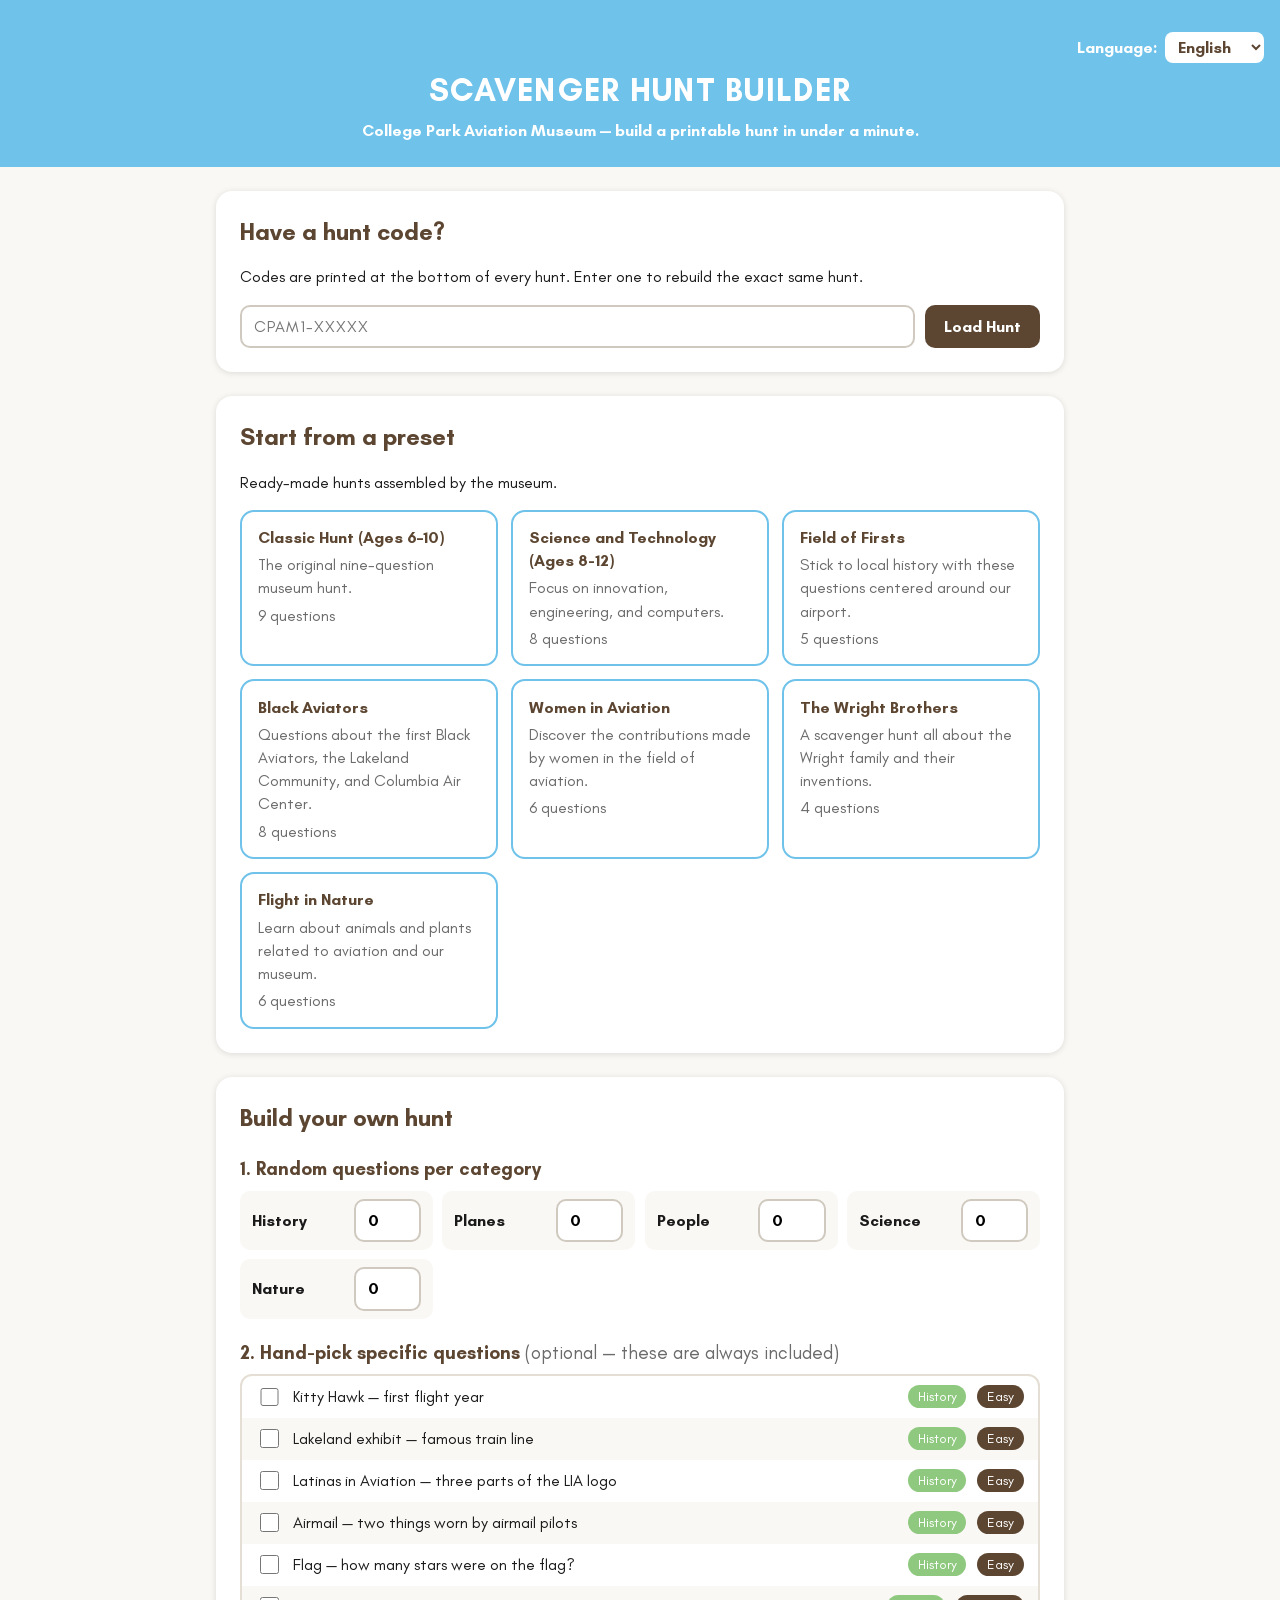
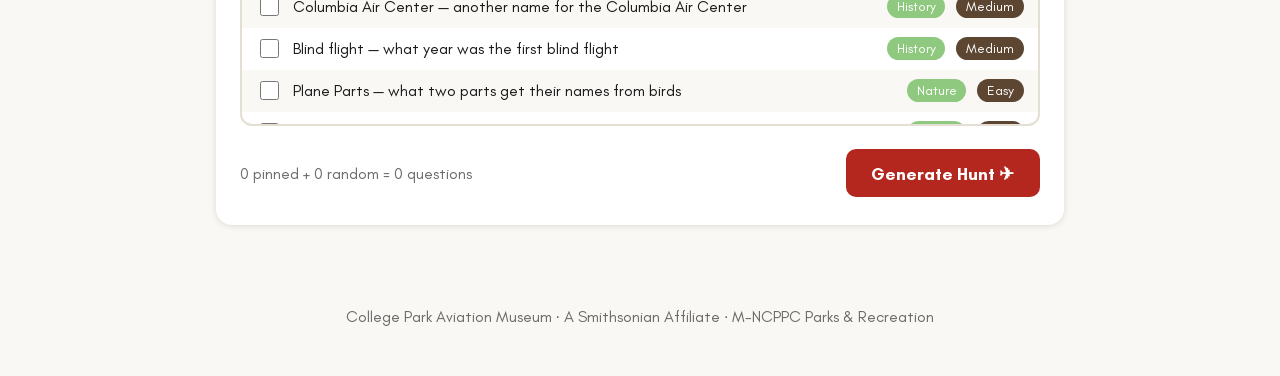
<file: index.html>
<!DOCTYPE html>
<html lang="en">
<head>
  <meta charset="UTF-8">
  <meta name="viewport" content="width=device-width, initial-scale=1.0">
  <title>Scavenger Hunt Builder — College Park Aviation Museum</title>
  <link rel="stylesheet" href="css/screen.css">
</head>
<!-- data-page lets main.js branch per page: document.body.dataset.page -->
<body data-page="builder">

  <header class="site-header">
    <!-- Language switch: main.js reads/writes the ?lang= URL param on change. -->
    <div class="language-row">
      <label for="language-select" data-i18n="language-label">Language:</label>
      <select id="language-select">
        <option value="en">English</option>
        <option value="es">Español</option>
      </select>
    </div>
    <h1 data-i18n="site-title">Scavenger Hunt Builder</h1>
    <p class="tagline" data-i18n="tagline">College Park Aviation Museum — build a printable hunt in under a minute.</p>
  </header>

  <main>

    <!-- ================================================================
         STEP 0 — Already have a code? Rebuild that exact hunt.
         JS: on #load-code-btn click, decodeHunt(#code-input.value);
             if valid, go to hunt.html?code=...; else show #code-error.
         ================================================================ -->
    <section class="card" id="code-section">
      <h2 data-i18n="code-heading">Have a hunt code?</h2>
      <p data-i18n="code-help">Codes are printed at the bottom of every hunt. Enter one to rebuild the exact same hunt.</p>
      <div class="row">
        <input type="text" id="code-input" placeholder="CPAM1-XXXXX" autocomplete="off">
        <button type="button" id="load-code-btn" data-i18n="load-code">Load Hunt</button>
      </div>
      <p class="error" id="code-error" hidden data-i18n="code-error">That code doesn’t look right — check it against the printed sheet.</p>
    </section>

    <!-- ================================================================
         STEP 1 — Presets.
         JS: fetch data/presets.json; clone #preset-template per preset
             into #preset-list; click → encodeHunt(preset.questionIds)
             → hunt.html?code=...
         ================================================================ -->
    <section class="card" id="preset-section">
      <h2 data-i18n="preset-heading">Start from a preset</h2>
      <p data-i18n="preset-help">Ready-made hunts assembled by the museum.</p>
      <div id="preset-list" class="preset-grid">
        <!-- populated by JS -->
      </div>
    </section>

    <!-- ================================================================
         STEP 2 — Build your own.
         JS: fetch data/questions.json.
           - Clone #category-template per category into #category-controls.
           - Clone #question-template per question into #question-list
             (set the find text, category tag, and checkbox value = id).
           - Checked boxes are PINNED questions (always included).
           - Category counts request that many RANDOM extras per category.
           - #generate-btn → generateHunt({ pinnedIds, categoryCounts, pool })
             → encodeHunt(ids) → hunt.html?code=...
           - Keep #selection-summary live, e.g. "3 pinned + 4 random = 7 questions".
             Warn above 9: only 9 fixed-size bubbles fit the page.
         ================================================================ -->
    <section class="card" id="builder-section">
      <h2 data-i18n="builder-heading">Build your own hunt</h2>

      <h3 data-i18n="step-categories">1. Random questions per category</h3>
      <div id="category-controls" class="category-grid">
        <!-- populated by JS -->
      </div>

      <h3><span data-i18n="step-handpick">2. Hand-pick specific questions</span> <span class="muted" data-i18n="handpick-note">(optional — these are always included)</span></h3>
      <div id="question-list" class="question-list">
        <!-- populated by JS -->
      </div>

      <div class="generate-row">
        <p id="selection-summary" class="muted">0 questions selected</p>
        <button type="button" id="generate-btn" class="primary" data-i18n="generate">Generate Hunt ✈</button>
      </div>
    </section>

  </main>

  <footer class="site-footer">
    <p>College Park Aviation Museum · A Smithsonian Affiliate · M-NCPPC Parks &amp; Recreation</p>
  </footer>

  <!-- ====== Templates for the JS to clone ====== -->

  <template id="preset-template">
    <button type="button" class="preset-card" data-preset-name="">
      <span class="preset-name"></span>
      <span class="preset-description muted"></span>
      <span class="preset-count muted"></span>
    </button>
  </template>

  <template id="category-template">
    <label class="category-control">
      <span class="category-name"></span>
      <input type="number" class="category-count" min="0" max="9" value="0" data-category="">
    </label>
  </template>

  <template id="question-template">
    <label class="question-row">
      <input type="checkbox" class="question-pin" value="">
      <span class="question-find"></span>
      <span class="question-category tag"></span>
      <span class="question-difficulty tag"></span>
    </label>
  </template>

  <!-- YOUR JS — entry point. See ARCHITECTURE.md for the function signatures
       (seed.js: encodeHunt/decodeHunt, generator.js: generateHunt). -->
  <script type="module" src="js/main.js"></script>
</body>
</html>
</file>
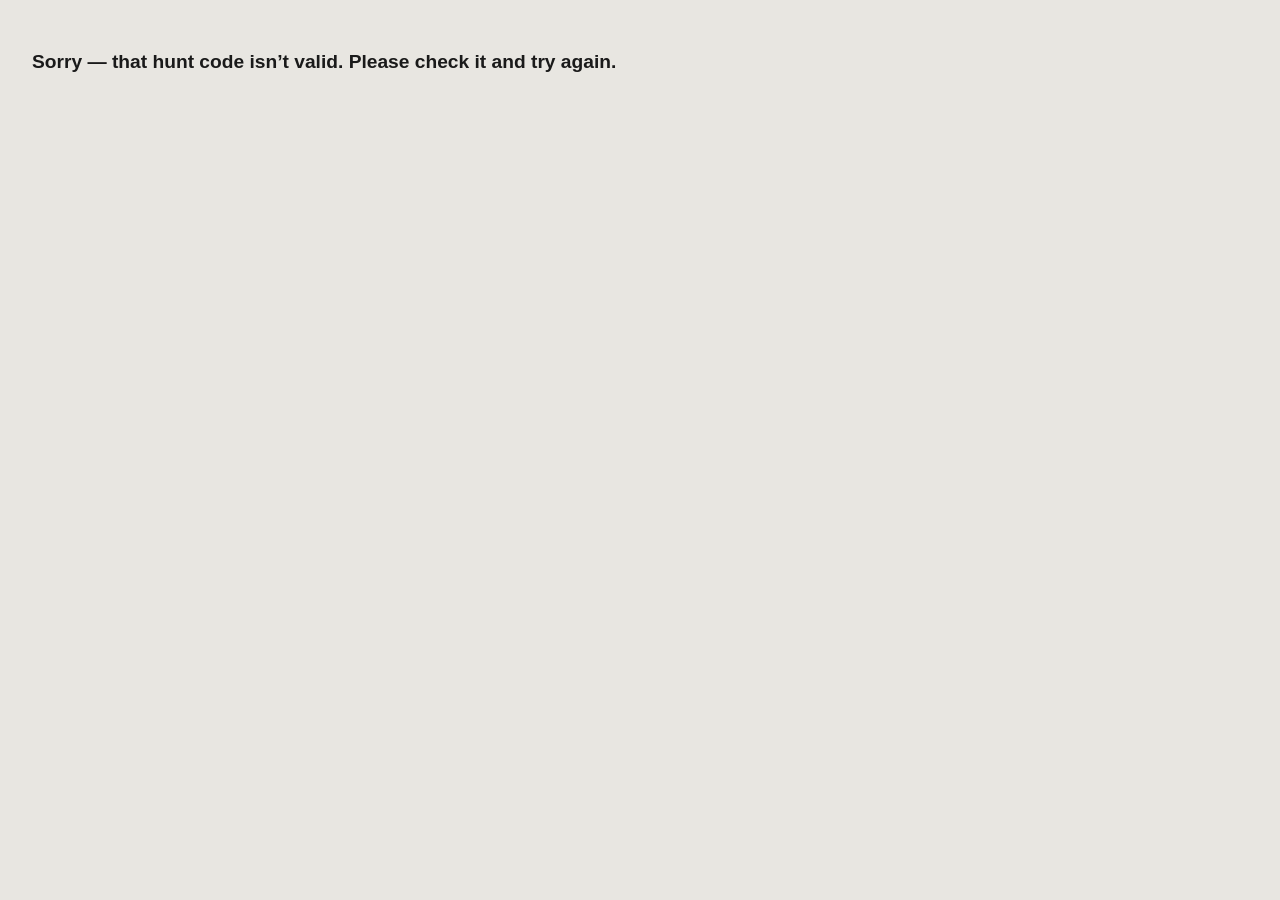
<file: answers.html>
<!DOCTYPE html>
<html lang="en">
<head>
  <meta charset="UTF-8">
  <meta name="viewport" content="width=device-width, initial-scale=1.0">
  <title>Answer Sheet — College Park Aviation Museum Scavenger Hunt</title>
  <link rel="stylesheet" href="css/hunt.css">
</head>
<!-- Identical layout to hunt.html page 1; the only difference is that every
     bubble uses the answer export (q<id>-a.png) instead of q<id>.png. -->
<!-- data-page lets main.js branch per page: document.body.dataset.page -->
<body data-page="answers">

  <div class="toolbar">
    <button type="button" onclick="window.print()" data-i18n="print">🖨 Print / Save as PDF</button>
    <a id="hunt-link" class="secondary" href="hunt.html" data-i18n="view-hunt">View Hunt</a>
    <a id="builder-link" class="secondary" href="index.html" data-i18n="back-builder">← Back to Builder</a>
    <select id="language-select">
      <option value="en">English</option>
      <option value="es">Español</option>
    </select>
    <span class="toolbar-code"><span data-i18n="code-label">Code:</span> <span id="toolbar-code-value">CPAM1-EXAMPLE</span></span>
  </div>

  <!-- HARDCODED SAMPLE — render.js clears the columns and clones
       #bubble-template with the q<id>-a.png sources. -->
  <section class="sheet hunt-page">
    <div class="hunt-grid">

      <div class="bubble-col" id="bubbles-left">
        <header class="hunt-header">
          <img src="assets/header-lockup.png"
               data-src-es="assets/header-lockup-spanish.png"
               alt="College Park Aviation Museum — Scavenger Hunt">
          <p class="ages" id="age-rec">Recommended for ages 6–10</p>
        </header>

        <article class="bubble">
          <span class="bubble-number">2</span>
          <img class="bubble-img" src="assets/questions/q2-a.png"
               alt="Answer 2: elevator, rudder, or wing warping">
        </article>

        <article class="bubble">
          <span class="bubble-number">4</span>
          <img class="bubble-img" src="assets/questions/q4-a.png"
               alt="Answer 4: helicopter">
        </article>

        <article class="bubble">
          <span class="bubble-number">6</span>
          <img class="bubble-img" src="assets/questions/q6-a.png"
               alt="Answer 6: her feet">
        </article>

        <article class="bubble">
          <span class="bubble-number">8</span>
          <img class="bubble-img" src="assets/questions/q8-a.png"
               alt="Answer 8: Baltimore &amp; Ohio Railroad">
        </article>
      </div>

      <div class="bubble-col" id="bubbles-right">
        <article class="bubble">
          <span class="bubble-number">1</span>
          <img class="bubble-img" src="assets/questions/q1-a.png"
               alt="Answer 1: 1903">
        </article>

        <article class="bubble">
          <span class="bubble-number">3</span>
          <img class="bubble-img" src="assets/questions/q3-a.png"
               alt="Answer 3: Bessie Coleman">
        </article>

        <article class="bubble">
          <span class="bubble-number">5</span>
          <img class="bubble-img" src="assets/questions/q5-a.png"
               alt="Answer 5: thrust">
        </article>

        <article class="bubble">
          <span class="bubble-number">7</span>
          <img class="bubble-img" src="assets/questions/q7-a.png"
               alt="Answer 7: Boston">
        </article>

        <article class="bubble">
          <span class="bubble-number">9</span>
          <img class="bubble-img" src="assets/questions/q9-a.png"
               alt="Answer 9: heart, wings, propeller">
        </article>
      </div>
    </div>

    <footer class="brand-footer">
      <img src="assets/logo-museum.png" alt="College Park Aviation Museum">
      <img src="assets/logo-smithsonian.png" alt="Smithsonian Affiliate">
      <span class="footer-spacer"></span>
      <span class="hunt-code"><span data-i18n="hunt-code-label">Hunt Code:</span> <span id="hunt-code">CPAM1-EXAMPLE</span></span>
      <span class="footer-spacer"></span>
      <img src="assets/logo-parks.png" data-src-es="assets/logo-parks-spanish.png" alt="M-NCPPC Parks and Recreation">
    </footer>
  </section>

  <template id="bubble-template">
    <article class="bubble">
      <span class="bubble-number"></span>
      <img class="bubble-img" src="" alt="">
    </article>
  </template>

  <!-- YOUR JS: identical flow to hunt.html but img src = q<id>-a.png
       (renderHunt with showAnswers: true), no map step, and #hunt-link
       points at hunt.html?code=<same code>. -->
  <!-- Single entry point: main.js imports seed.js / render.js itself. -->
  <script type="module" src="js/main.js"></script>
</body>
</html>
</file>
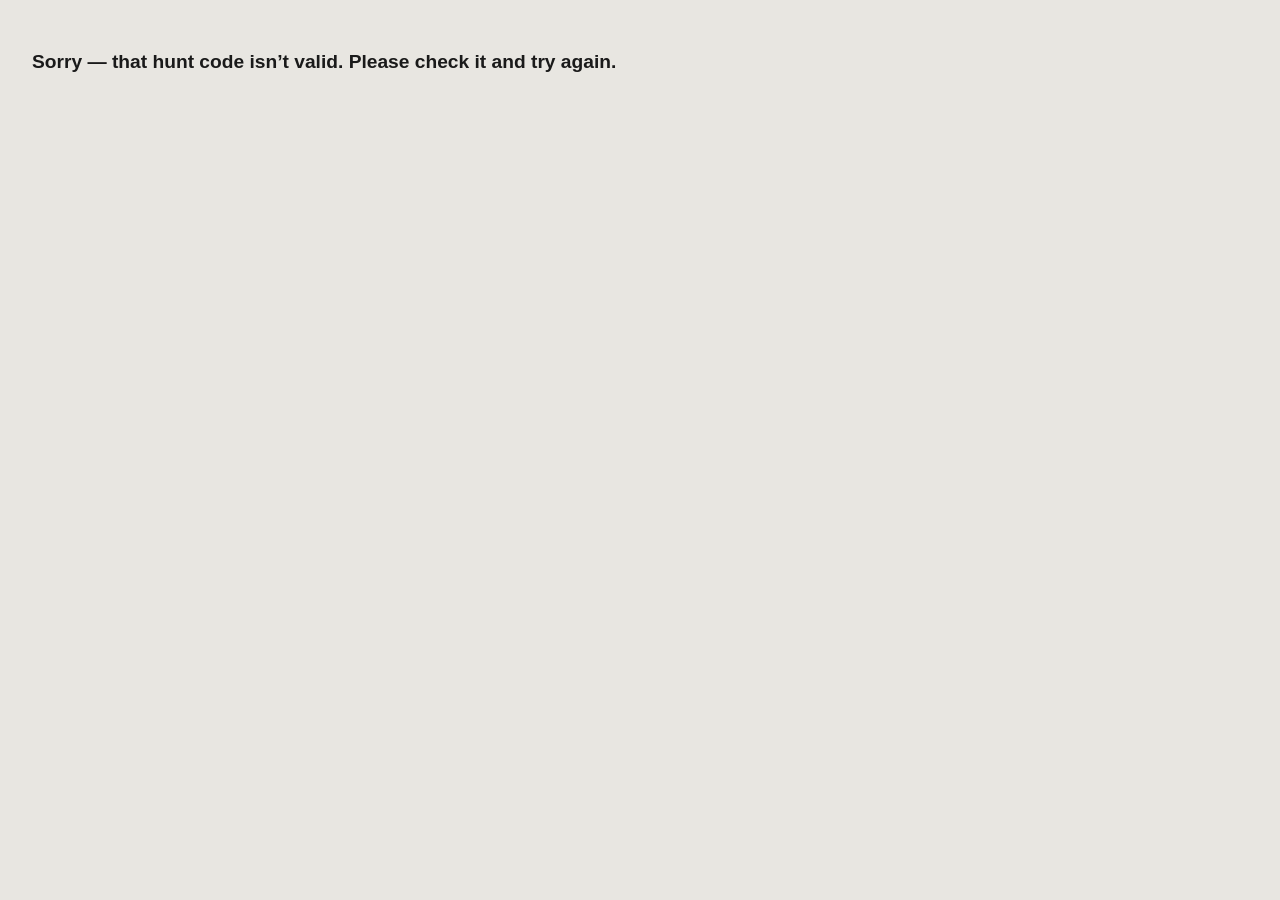
<file: hunt.html>
<!DOCTYPE html>
<html lang="en">
<head>
  <meta charset="UTF-8">
  <meta name="viewport" content="width=device-width, initial-scale=1.0">
  <title>Scavenger Hunt — College Park Aviation Museum</title>
  <link rel="stylesheet" href="css/hunt.css">
</head>
<!-- data-page lets main.js branch per page: document.body.dataset.page -->
<body data-page="hunt">

  <!-- Screen-only controls; hidden by print CSS -->
  <div class="toolbar">
    <button type="button" onclick="window.print()" data-i18n="print">🖨 Print / Save as PDF</button>
    <a id="answers-link" class="secondary" href="answers.html" data-i18n="view-answers">View Answer Sheet</a>
    <a id="builder-link" class="secondary" href="index.html" data-i18n="back-builder">← Back to Builder</a>
    <select id="language-select">
      <option value="en">English</option>
      <option value="es">Español</option>
    </select>
    <span class="toolbar-code"><span data-i18n="code-label">Code:</span> <span id="toolbar-code-value">CPAM1-EXAMPLE</span></span>
  </div>

  <!-- ====================================================================
       PAGE 1 — Question bubbles
       Each bubble is a finished Canva PNG (assets/questions/q<id>.png,
       3.8in × 1.7in @ 300 DPI = 1140×510 px); the page only overlays the
       question number. The nine below are HARDCODED SAMPLES so print
       styling can be verified before any JS exists.
       render.js: clear #bubbles-left / #bubbles-right, clone
       #bubble-template per question, set the img src + number, and append
       alternating right, left, right, left… (odd positions right, even
       left — right holds 5, left holds 4 below the header). Bubble colors
       are fixed per position by CSS; JS never sets them.
       ==================================================================== -->
  <section class="sheet hunt-page">
    <div class="hunt-grid">

      <div class="bubble-col" id="bubbles-left">
        <header class="hunt-header">
          <img src="assets/header-lockup.png"
               data-src-es="assets/header-lockup-spanish.png"
               alt="College Park Aviation Museum — Scavenger Hunt">
          <p class="ages" id="age-rec">Recommended for ages 6–10</p>
        </header>

        <article class="bubble">
          <span class="bubble-number">2</span>
          <img class="bubble-img" src="assets/questions/q2.png"
               alt="Question 2: Wright B — name one control">
        </article>

        <article class="bubble">
          <span class="bubble-number">4</span>
          <img class="bubble-img" src="assets/questions/q4.png"
               alt="Question 4: Berliner — what type of aircraft?">
        </article>

        <article class="bubble">
          <span class="bubble-number">6</span>
          <img class="bubble-img" src="assets/questions/q6.png"
               alt="Question 6: Ercoupe — how does Jessica Cox steer?">
        </article>

        <article class="bubble">
          <span class="bubble-number">8</span>
          <img class="bubble-img" src="assets/questions/q8.png"
               alt="Question 8: Lakeland exhibit — famous train line">
        </article>
      </div>

      <div class="bubble-col" id="bubbles-right">
        <article class="bubble">
          <span class="bubble-number">1</span>
          <img class="bubble-img" src="assets/questions/q1.png"
               alt="Question 1: Kitty Hawk — first flight year">
        </article>

        <article class="bubble">
          <span class="bubble-number">3</span>
          <img class="bubble-img" src="assets/questions/q3.png"
               alt="Question 3: Jenny — first African American female pilot">
        </article>

        <article class="bubble">
          <span class="bubble-number">5</span>
          <img class="bubble-img" src="assets/questions/q5.png"
               alt="Question 5: Propellers — which force of flight?">
        </article>

        <article class="bubble">
          <span class="bubble-number">7</span>
          <img class="bubble-img" src="assets/questions/q7.png"
               alt="Question 7: Columbia Air Center — where John Greene learned to fly">
        </article>

        <article class="bubble">
          <span class="bubble-number">9</span>
          <img class="bubble-img" src="assets/questions/q9.png"
               alt="Question 9: Latinas in Aviation — three parts of the LIA logo">
        </article>
      </div>
    </div>

    <footer class="brand-footer">
      <img src="assets/logo-museum.png" alt="College Park Aviation Museum">
      <img src="assets/logo-smithsonian.png" alt="Smithsonian Affiliate">
      <span class="footer-spacer"></span>
      <span class="hunt-code"><span data-i18n="hunt-code-label">Hunt Code:</span> <span id="hunt-code">CPAM1-EXAMPLE</span></span>
      <span class="footer-spacer"></span>
      <img src="assets/logo-parks.png" data-src-es="assets/logo-parks-spanish.png" alt="M-NCPPC Parks and Recreation">
    </footer>
  </section>

  <!-- ====================================================================
       PAGE 2 — Hint map
       render.js builds the stars: it collects the unique locationIds used by
       this hunt's questions, looks each up in data/locations.json for its
       floor + x/y, and creates one <span class="star"> per location at those
       coordinates inside the matching .map-floor[data-floor] container.
       ==================================================================== -->
  <section class="sheet map-page">
    <h1 class="map-title stamp" data-i18n="map-title">Want a Hint?</h1>
    <p class="map-subtitle" data-i18n="map-subtitle">Here are a few places to look</p>

    <!-- Stars are created by render.js from data/locations.json — positions
         (x/y) and the floor each belongs to live there now. data-floor lets
         render.js drop each star into the matching map. -->
    <h2 class="floor-label stamp" data-i18n="floor-ground">Ground Floor</h2>
    <div class="map-floor ground" data-floor="ground">
      <img src="assets/map-ground.png" data-src-es="assets/map-ground-spanish.png" alt="Ground floor map">
    </div>

    <h2 class="floor-label stamp" data-i18n="floor-mezzanine">Mezzanine — Second Floor</h2>
    <div class="map-floor mezzanine" data-floor="mezzanine">
      <img src="assets/map-mezzanine.png" data-src-es="assets/map-mezzanine-spanish.png" alt="Mezzanine map">
    </div>

    <div class="name-row">
      <span class="stamp" data-i18n="name">Name</span>
      <span class="name-line"></span>
    </div>

    <footer class="brand-footer">
      <img src="assets/logo-museum.png" alt="College Park Aviation Museum">
      <img src="assets/logo-smithsonian.png" alt="Smithsonian Affiliate">
      <span class="footer-spacer"></span>
      <span class="hunt-code"><span data-i18n="hunt-code-label">Hunt Code:</span> <span id="hunt-code-map">CPAM1-EXAMPLE</span></span>
      <span class="footer-spacer"></span>
      <img src="assets/logo-parks.png" data-src-es="assets/logo-parks-spanish.png" alt="M-NCPPC Parks and Recreation">
    </footer>
  </section>

  <!-- ====================================================================
       Template for render.js — clone one per question.
       Hunt page:    img src = assets/questions/q<id>.png
       Answer sheet: img src = assets/questions/q<id>-a.png
       Set alt from the question's title in questions.json.
       ==================================================================== -->
  <template id="bubble-template">
    <article class="bubble">
      <span class="bubble-number"></span>
      <img class="bubble-img" src="" alt="">
    </article>
  </template>
  <!-- (No color class needed on cloned bubbles — column position decides it.) -->

  <!-- YOUR JS (see ARCHITECTURE.md):
       1. Read ?code= from location.search, decodeHunt() it (js/seed.js).
       2. Fetch data/questions.json + data/locations.json.
       3. renderHunt(questions, { showAnswers: false }) — clear the sample
          bubbles, clone #bubble-template into the columns (order R,L,R,L,R,L,L,R,R).
       4. renderMap(questions, locations) — toggle .star[hidden].
       5. Set #hunt-code, #hunt-code-map, #toolbar-code-value, and point
          #answers-link at answers.html?code=<same code>.            -->
  <!-- Single entry point: main.js imports seed.js / render.js itself. -->
  <script type="module" src="js/main.js"></script>
</body>
</html>
</file>
<file: css/screen.css>
/* ==========================================================================
   screen.css — builder UI (index.html). Print styling lives in hunt.css.
   ========================================================================== */

:root {
  --blue:  #6fc2ea;
  --green: #8fc97f;
  --red:   #b3271e;
  --brown: #5c4632;
  --paper: #faf8f4;
  --ink:   #1a1a1a;
}

@font-face {
  font-family: "Glacial Indifference";
  src: url("../assets/fonts/GlacialIndifference-Regular.woff2") format("woff2");
  font-weight: 400;
  font-display: swap;
}
@font-face {
  font-family: "Glacial Indifference";
  src: url("../assets/fonts/GlacialIndifference-Bold.woff2") format("woff2");
  font-weight: 700;
  font-display: swap;
}

* { box-sizing: border-box; }

body {
  margin: 0;
  background: var(--paper);
  color: var(--ink);
  font-family: "Glacial Indifference", "Trebuchet MS", Arial, sans-serif;
  font-size: 16px;
  line-height: 1.45;
}

.site-header {
  background: var(--blue);
  color: #fff;
  text-align: center;
  padding: 2rem 1rem 1.5rem;
}
.site-header h1 {
  margin: 0;
  text-transform: uppercase;
  letter-spacing: 0.04em;
}
.site-header .tagline { margin: 0.4rem 0 0; font-weight: 700; }

/* Language switch, top-right of the header */
.language-row {
  display: flex;
  justify-content: flex-end;
  align-items: center;
  gap: 0.5rem;
  font-weight: 700;
  margin-bottom: 0.25rem;
}
.language-row select {
  font: inherit;
  border: none;
  border-radius: 8px;
  padding: 0.3rem 0.6rem;
  color: var(--brown);
  background: #fff;
  cursor: pointer;
}

main {
  max-width: 880px;
  margin: 0 auto;
  padding: 1.5rem 1rem 3rem;
  display: flex;
  flex-direction: column;
  gap: 1.5rem;
}

.card {
  background: #fff;
  border-radius: 16px;
  padding: 1.5rem;
  box-shadow: 0 1px 6px rgba(0, 0, 0, 0.12);
}
.card h2 { margin: 0 0 0.25rem; color: var(--brown); }
.card h3 { margin: 1.25rem 0 0.5rem; color: var(--brown); }
.muted { color: #6b6b6b; font-weight: 400; }
.error { color: var(--red); font-weight: 700; }
.tag {
  background: var(--green);
  color: #fff;
  border-radius: 999px;
  padding: 0.1rem 0.6rem;
  font-size: 0.85rem;
  text-transform: capitalize;
}
/* Difficulty tag: brown so it's clearly distinct from the green category tag. */
.question-difficulty { background: var(--brown); }

.row { display: flex; gap: 0.6rem; flex-wrap: wrap; }

input[type="text"],
input[type="number"] {
  font: inherit;
  padding: 0.5rem 0.75rem;
  border: 2px solid #cfc9bf;
  border-radius: 10px;
  background: #fff;
}
input[type="text"]:focus,
input[type="number"]:focus { outline: 2px solid var(--blue); border-color: var(--blue); }
#code-input { text-transform: uppercase; letter-spacing: 0.06em; flex: 1; min-width: 12rem; }

button {
  font: inherit;
  font-weight: 700;
  border: none;
  border-radius: 10px;
  padding: 0.55rem 1.2rem;
  background: var(--brown);
  color: #fff;
  cursor: pointer;
}
button:hover { filter: brightness(1.12); }
button.primary {
  background: var(--red);
  font-size: 1.1rem;
  padding: 0.7rem 1.6rem;
}

/* Presets */
.preset-grid {
  display: grid;
  grid-template-columns: repeat(auto-fill, minmax(230px, 1fr));
  gap: 0.8rem;
}
.preset-card {
  display: flex;
  flex-direction: column;
  gap: 0.25rem;
  text-align: left;
  background: #fff;
  color: var(--ink);
  border: 2px solid var(--blue);
  border-radius: 14px;
  padding: 0.9rem 1rem;
}
.preset-card:hover { background: #eaf6fd; filter: none; }
.preset-card .preset-name { font-weight: 700; color: var(--brown); }

/* Category counts */
.category-grid {
  display: grid;
  grid-template-columns: repeat(auto-fill, minmax(180px, 1fr));
  gap: 0.6rem;
}
.category-control {
  display: flex;
  align-items: center;
  justify-content: space-between;
  gap: 0.6rem;
  background: var(--paper);
  border-radius: 10px;
  padding: 0.5rem 0.75rem;
  text-transform: capitalize;
  font-weight: 700;
}
.category-control input { width: 4.2rem; }

/* Question picker */
.question-list {
  display: flex;
  flex-direction: column;
  border: 2px solid #e4ded4;
  border-radius: 12px;
  max-height: 22rem;
  overflow-y: auto;
}
.question-row {
  display: flex;
  align-items: center;
  gap: 0.7rem;
  padding: 0.55rem 0.9rem;
  cursor: pointer;
}
.question-row:nth-child(even) { background: var(--paper); }
.question-row:hover { background: #eaf6fd; }
.question-row .question-find { flex: 1; }
.question-row input[type="checkbox"] {
  width: 1.15rem;
  height: 1.15rem;
  accent-color: var(--red);
}

.generate-row {
  display: flex;
  align-items: center;
  justify-content: space-between;
  gap: 1rem;
  margin-top: 1.25rem;
  flex-wrap: wrap;
}

.site-footer {
  text-align: center;
  color: #6b6b6b;
  padding: 1rem 1rem 2rem;
}
</file>
<file: css/hunt.css>
/* ==========================================================================
   hunt.css — printable hunt pages (hunt.html + answers.html)
   Page 1: question bubbles  |  Page 2: hint map  |  print rules at bottom
   ========================================================================== */

/* ---- Brand variables (tune everything here) ---- */
:root {
  --blue:    #80d4ff;   /* bubble fill */
  --green:   #5fb359;   /* bubble fill */
  --gray:    #cfcfcf;   /* bubble fill */
  --red:     #b3271e;   /* stamp headings */
  --brown:   #5c4632;   /* museum name text */
  --gold:    #f2b01e;   /* map stars */
  --ink:     #1a1a1a;

  /* Bubble slot = 3.8in × 1.7in. Matches the Canva template page size —
     export at 300 DPI gives 1140 × 510 px PNGs. Uniform for every bubble. */
  --bubble-w:   3.80in;
  --bubble-h:   1.70in;
  --bubble-gap: 0.14in;
  --bubble-radius: 0.30in;

  --page-pad-v: 0.30in;
  --page-pad-h: 0.35in;
}

/* ---- Fonts ----
   Glacial Indifference (SIL OFL). Drop the woff2 files into assets/fonts/.
   Optional "headline.woff2" for the red stamp style; falls back to bold Glacial. */
@font-face {
  font-family: "Glacial Indifference";
  src: url("../assets/fonts/GlacialIndifference-Regular.woff2") format("woff2");
  font-weight: 400;
  font-display: swap;
}
@font-face {
  font-family: "Glacial Indifference";
  src: url("../assets/fonts/GlacialIndifference-Bold.woff2") format("woff2");
  font-weight: 700;
  font-display: swap;
}
@font-face {
  font-family: "Hunt Headline";
  src: url("../assets/fonts/headline.woff2") format("woff2");
  font-weight: 700;
  font-display: swap;
}

* { box-sizing: border-box; }

body {
  margin: 0;
  background: #e8e6e1;            /* screen-only backdrop; print overrides */
  font-family: "Glacial Indifference", "Trebuchet MS", Arial, sans-serif;
  font-size: 12pt;                 /* company standard: nothing smaller */
  color: var(--ink);
}

.stamp {
  font-family: "Hunt Headline", "Glacial Indifference", sans-serif;
  font-weight: 700;
  text-transform: uppercase;
  color: var(--red);
  letter-spacing: 0.02em;
}

/* ---- Screen toolbar (never prints) ---- */
.toolbar {
  position: sticky;
  top: 0;
  z-index: 10;
  display: flex;
  gap: 12px;
  align-items: center;
  padding: 10px 16px;
  background: #fff;
  border-bottom: 2px solid var(--blue);
}
.toolbar a,
.toolbar button {
  font: inherit;
  font-weight: 700;
  color: #fff;
  background: var(--blue);
  border: none;
  border-radius: 8px;
  padding: 8px 16px;
  text-decoration: none;
  cursor: pointer;
}
.toolbar a.secondary,
.toolbar button.secondary { background: var(--brown); }
.toolbar .toolbar-code { margin-left: auto; font-weight: 700; color: var(--brown); }
.toolbar select {
  font: inherit;
  font-weight: 700;
  color: var(--brown);
  background: #fff;
  border: 2px solid var(--blue);
  border-radius: 8px;
  padding: 6px 10px;
  cursor: pointer;
}

/* ---- The printable sheet ---- */
.sheet {
  width: 8.5in;
  height: 11in;
  padding: var(--page-pad-v) var(--page-pad-h);
  margin: 0.3in auto;
  background: #fff;
  box-shadow: 0 2px 14px rgba(0, 0, 0, 0.3); /* screen preview only */
  overflow: hidden;
  display: flex;
  flex-direction: column;
}

/* ==========================================================================
   PAGE 1 — question bubbles
   ========================================================================== */

.hunt-grid {
  flex: 1;
  display: grid;
  grid-template-columns: 1fr 1fr;
  column-gap: 0.20in; /* 2 × 3.8in columns + 0.20in gap + 2 × 0.35in padding = 8.5in */
  min-height: 0;
}

.bubble-col {
  display: flex;
  flex-direction: column;
  gap: var(--bubble-gap);
}
/* Center the right column's stack vertically: it starts a little below the
   top of the header art instead of running all the way up. */
#bubbles-right { justify-content: center; }

/* Header lockup sits at the top of the LEFT column (right column starts higher,
   giving the staggered look from the example sheet). */
.hunt-header { text-align: left; padding-bottom: 0.05in; }
.hunt-header img {
  width: 100%;
  max-height: 1.9in;
  object-fit: contain;
  object-position: left top;
}
.hunt-header .ages {
  margin: 0.04in 0 0 0.13in;        /* lines up with the bubble art's left edge */
  color: var(--brown);
  font-weight: 700;
  letter-spacing: 0.08em;
  text-transform: uppercase;
}

/* ---- Bubble: CSS-drawn colored box + transparent Canva PNG + number ----
   The rounded colored box is drawn HERE; the Canva export (q<id>.png /
   q<id>-a.png, 3.8in × 1.7in, transparent background) holds only the
   question content and layers on top. The template keeps the top-left
   ~0.5in square clear of artwork so the number badge never covers anything. */
.bubble {
  position: relative;
  height: var(--bubble-h);          /* fixed slot, regardless of image */
  flex: 0 0 var(--bubble-h);
  border-radius: var(--bubble-radius);
  overflow: hidden;
}

/* Slot colors are FIXED by page position so the sheet always looks balanced
   no matter which questions land where. Positions read 1–9 left-to-right:
   right column holds 1,3,5,7,9 and left column holds 2,4,6,8. */
#bubbles-right .bubble:nth-of-type(1) { background: var(--blue); }
#bubbles-right .bubble:nth-of-type(2) { background: var(--green); }
#bubbles-right .bubble:nth-of-type(3) { background: var(--blue); }
#bubbles-right .bubble:nth-of-type(4) { background: #fff; border: 2.5px solid var(--ink); }
#bubbles-right .bubble:nth-of-type(5) { background: var(--gray); }
#bubbles-left  .bubble:nth-of-type(1) { background: var(--gray); }
#bubbles-left  .bubble:nth-of-type(2) { background: #fff; border: 2.5px solid var(--ink); }
#bubbles-left  .bubble:nth-of-type(3) { background: var(--green); }
#bubbles-left  .bubble:nth-of-type(4) { background: var(--blue); }
.bubble-img {
  display: block;
  width: 100%;
  height: 100%;
  object-fit: contain;              /* off-spec exports letterbox, never distort */
}
.bubble-number {
  position: absolute;
  /* The Canva bubble art is inset ~0.13in inside the PNG canvas with a big
     corner radius; these offsets nest the badge inside that rounded corner. */
  top: 0.15in;
  left: 0.15in;
  width: 0.35in;
  height: 0.35in;
  border-radius: 50%;
  background: var(--ink);
  color: #fff;
  font-weight: 700;
  display: flex;
  align-items: center;
  justify-content: center;
}

/* ==========================================================================
   PAGE 2 — hint map
   ========================================================================== */

.map-page .map-title {
  margin: 0;
  text-align: center;
  font-size: 30pt;
}
.map-page .map-subtitle {
  margin: 0 0 0.12in;
  text-align: center;
}
.floor-label {
  margin: 0.10in 0 0.05in;
  font-size: 17pt;
}
.map-floor {
  position: relative;               /* anchors the absolutely-positioned stars */
}
.map-floor img { width: 100%; display: block; }
.map-floor.ground    { min-height: 3.4in; }
.map-floor.mezzanine { min-height: 2.2in; }

.star {
  position: absolute;
  transform: translate(-50%, -50%);
  font-size: 20pt;
  color: var(--gold);
  text-shadow: 0 0 1px rgba(0, 0, 0, 0.35);
  line-height: 1;
}

.name-row {
  display: flex;
  align-items: flex-end;
  gap: 0.25in;
  margin-top: auto;
  padding: 0.15in 0.2in 0.25in;
}
.name-row .stamp { font-size: 34pt; line-height: 1; }
.name-row .name-line {
  flex: 1;
  border-bottom: 4px solid var(--red);
  height: 0.5in;
}

/* ==========================================================================
   Shared footer — logos + hunt code
   ========================================================================== */

.brand-footer {
  flex: 0 0 auto;
  display: flex;
  align-items: center;
  gap: 0.25in;
  padding-top: 0.10in;
}
.brand-footer img { height: 0.55in; object-fit: contain; }
.brand-footer .footer-spacer { flex: 1; }
.hunt-code {
  text-align: center;
  color: var(--brown);
  font-weight: 700;
}

/* ==========================================================================
   Print
   ========================================================================== */

@page { size: letter portrait; margin: 0; }

@media print {
  body { background: #fff; }
  .toolbar { display: none; }
  .sheet {
    margin: 0;
    box-shadow: none;
    break-after: page;
  }
  .sheet:last-child { break-after: auto; }
  * {
    -webkit-print-color-adjust: exact;
    print-color-adjust: exact;     /* keep bubble fills and stars in print */
  }
}
</file>
